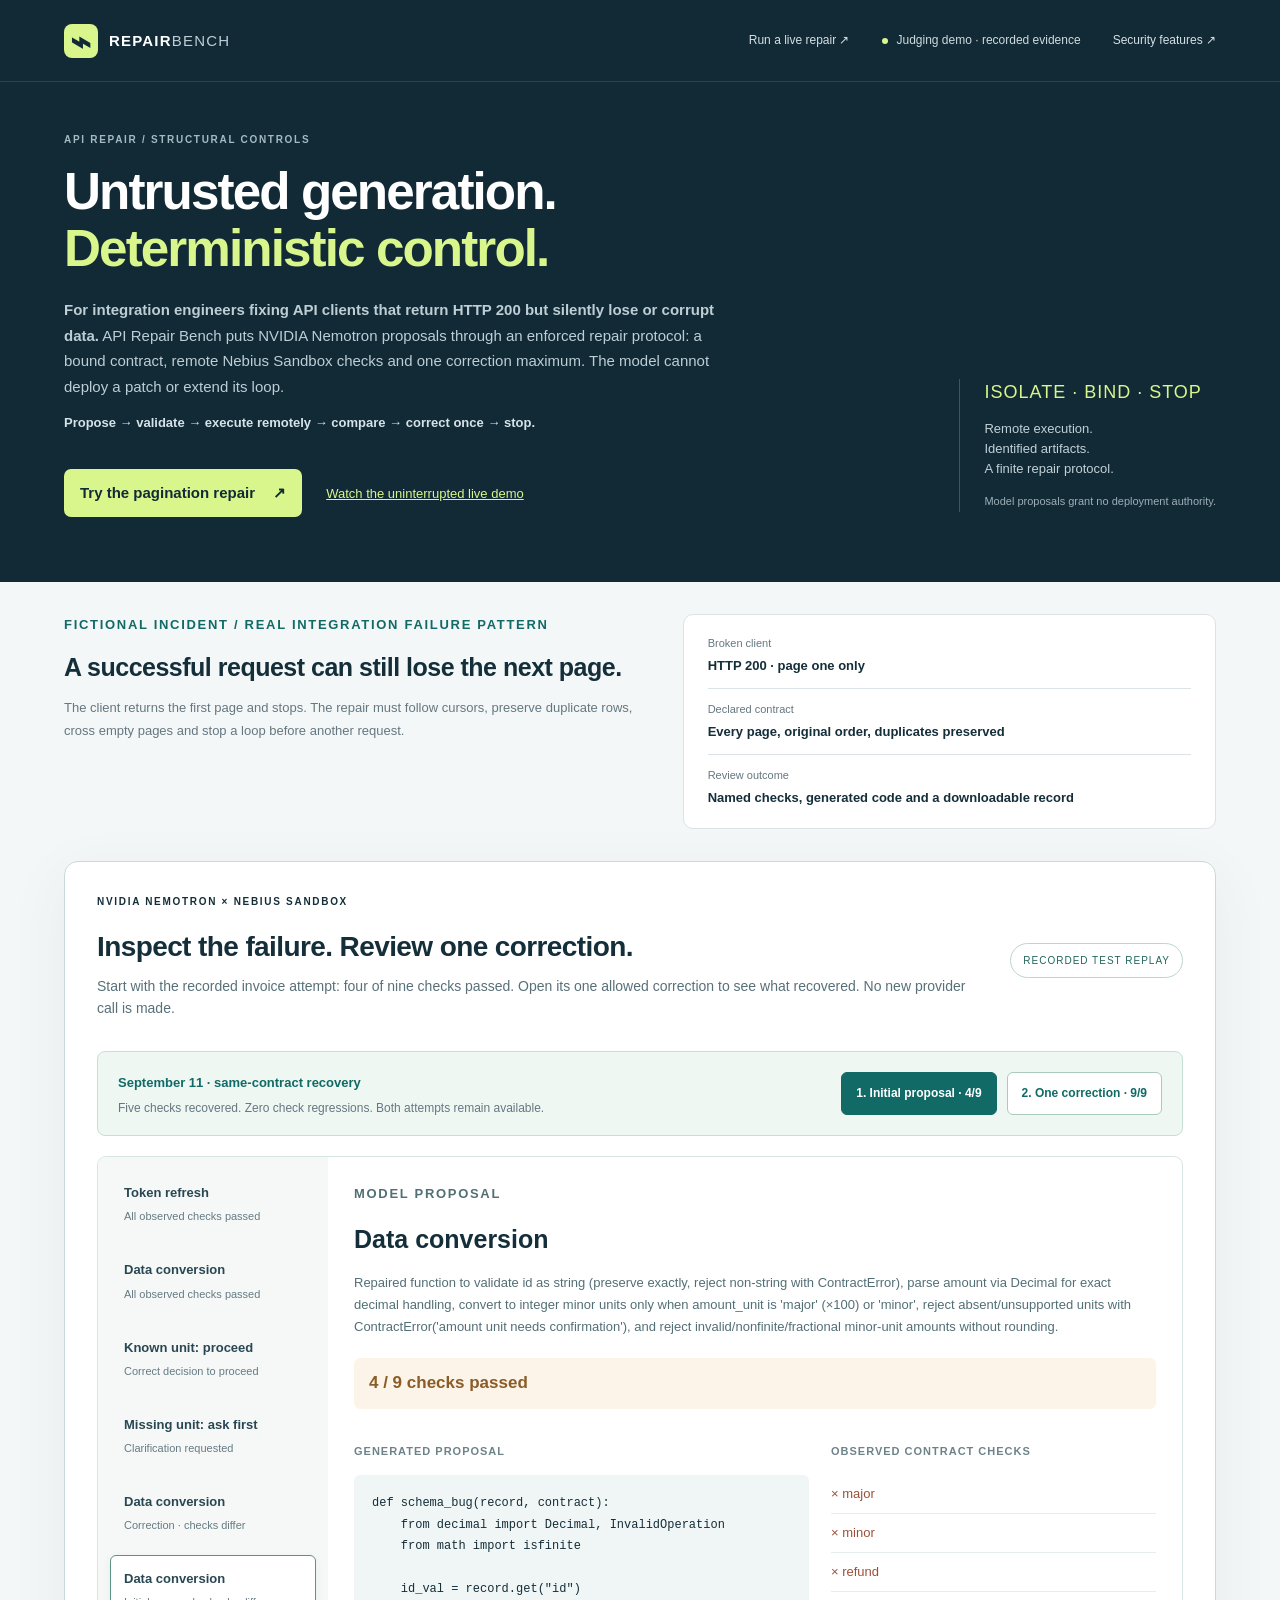
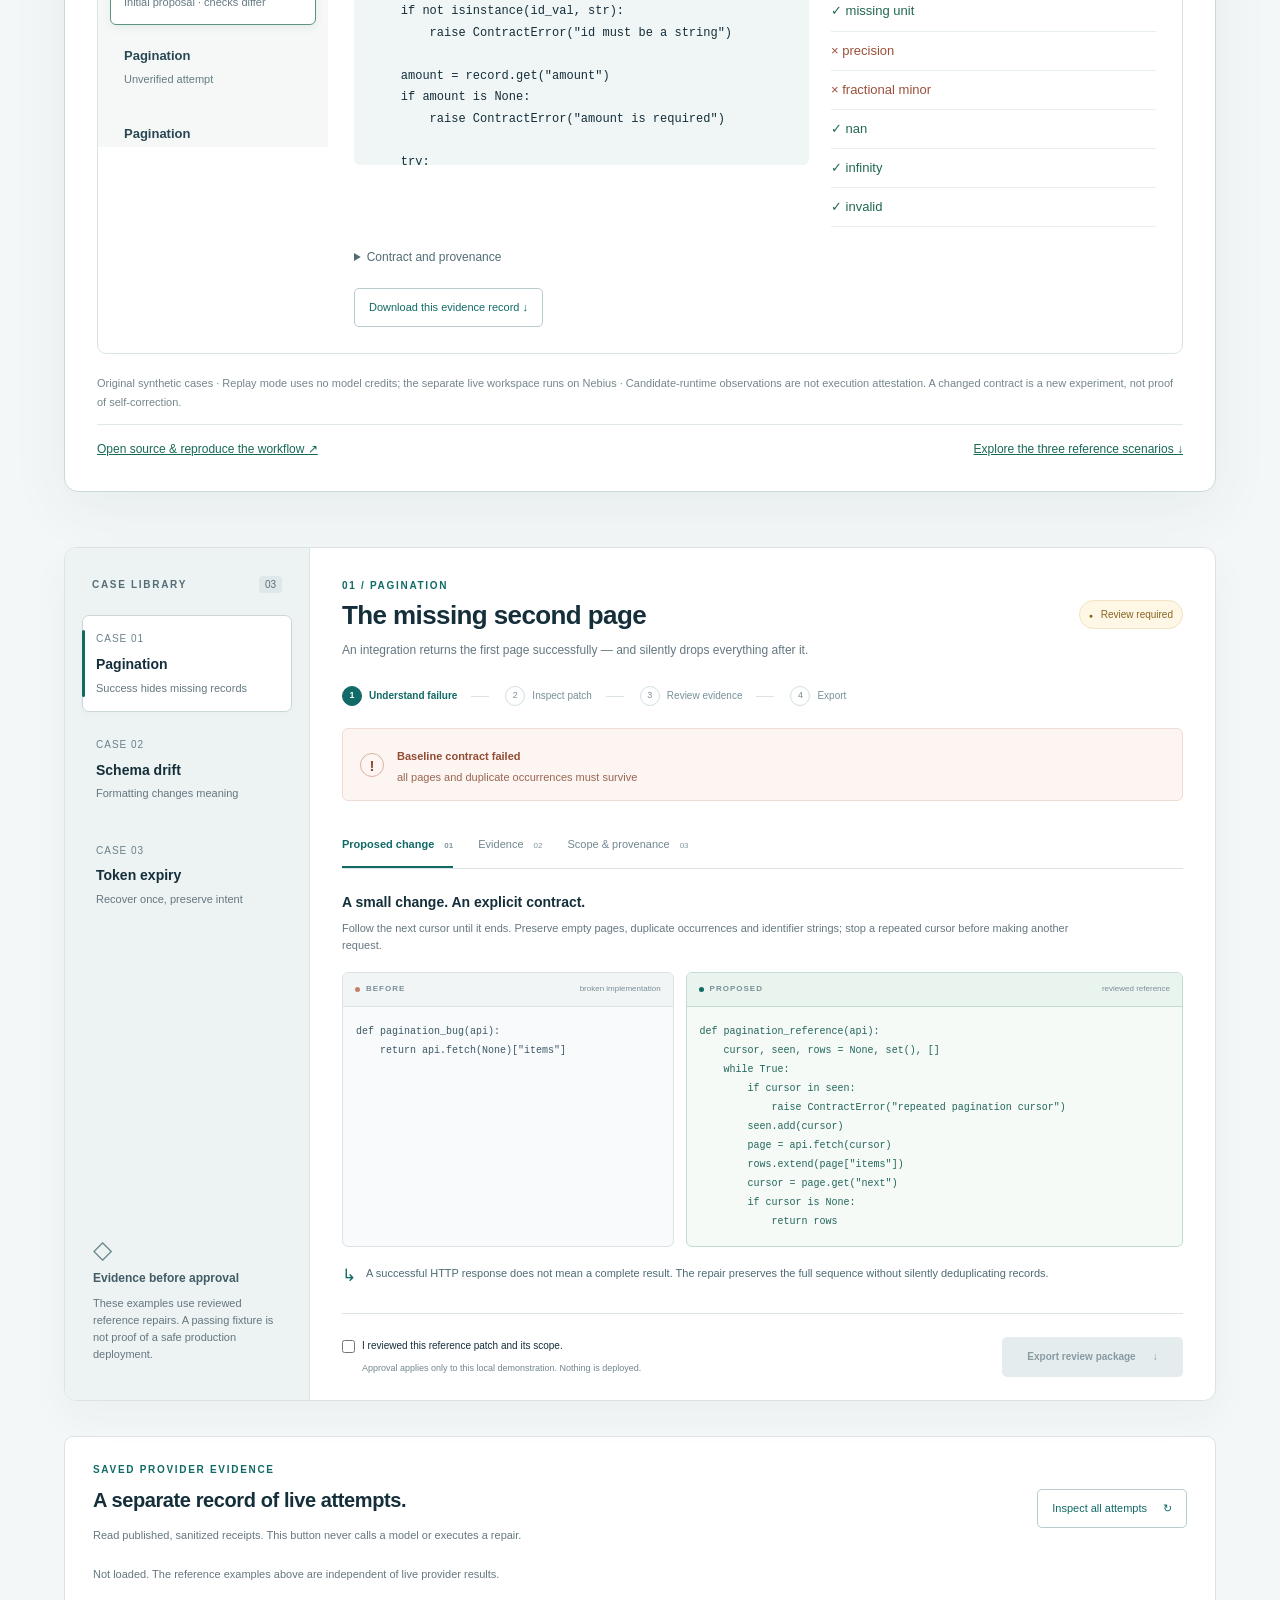
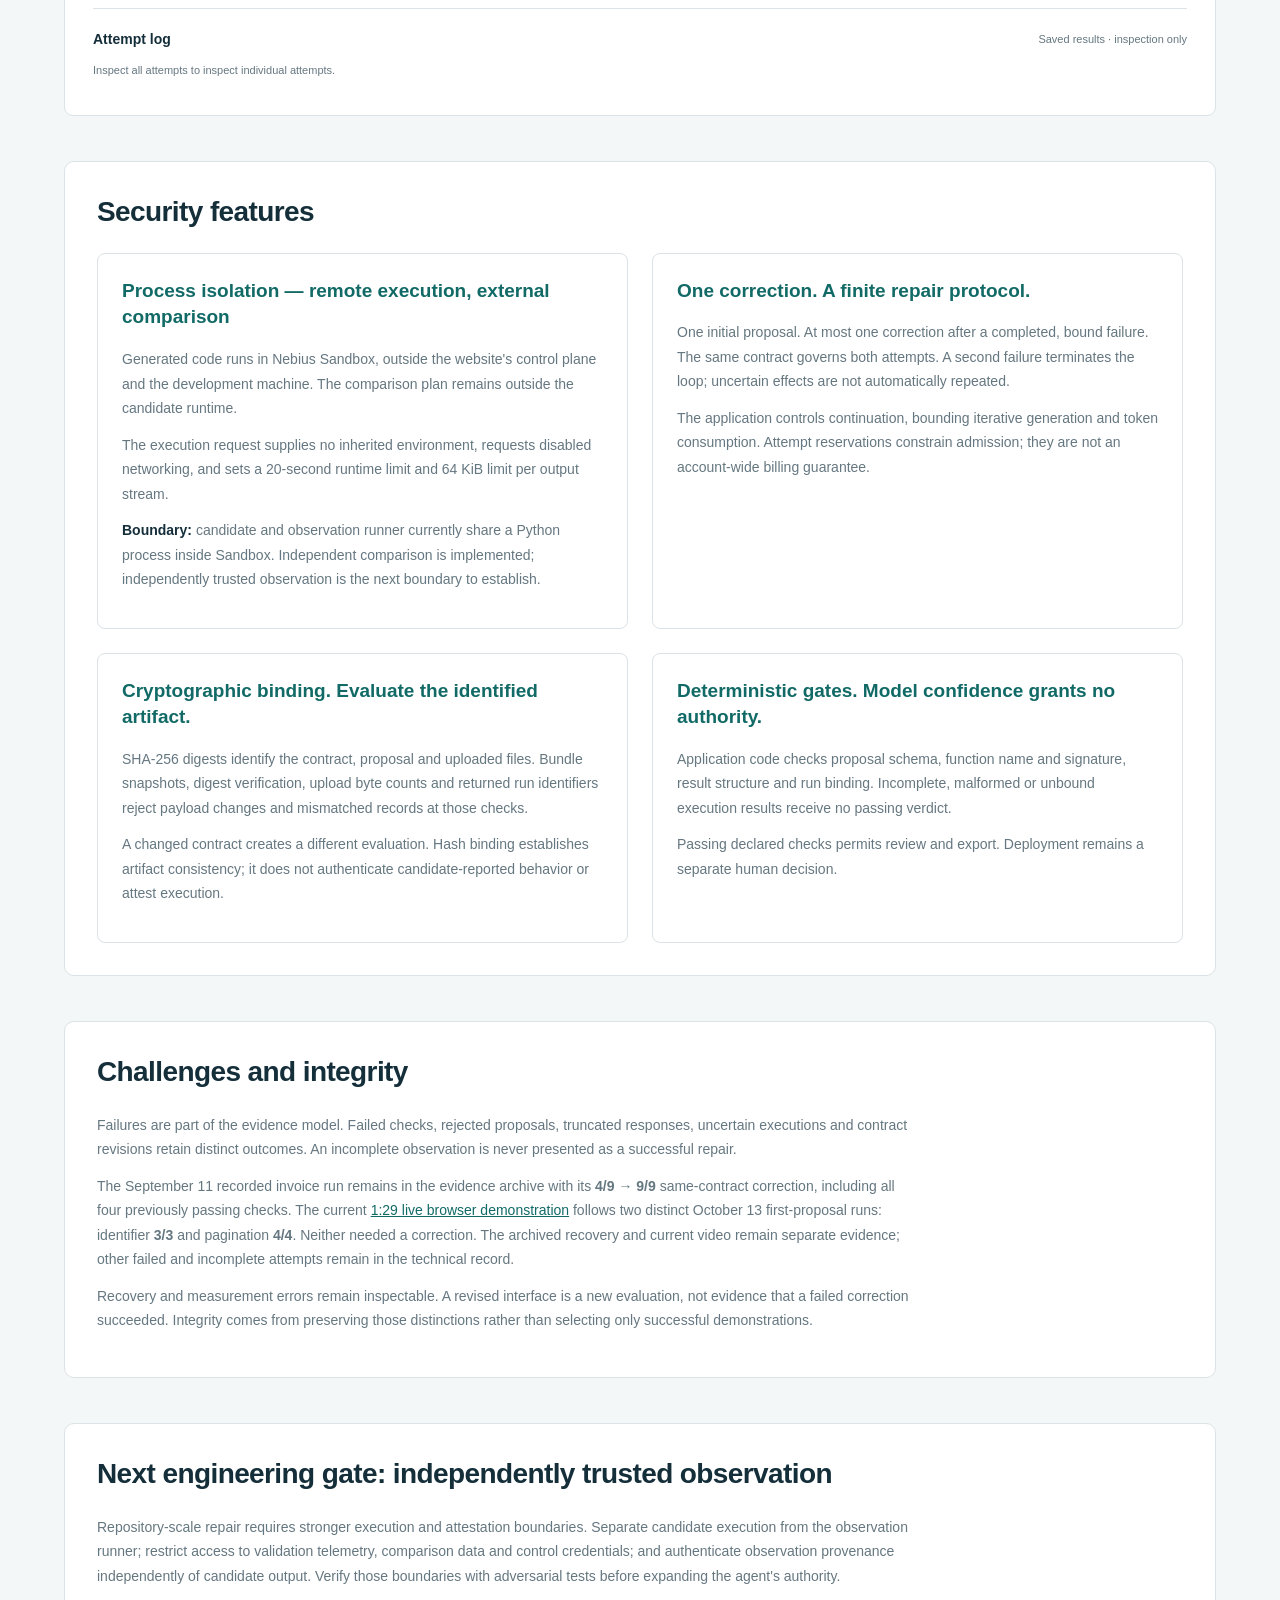
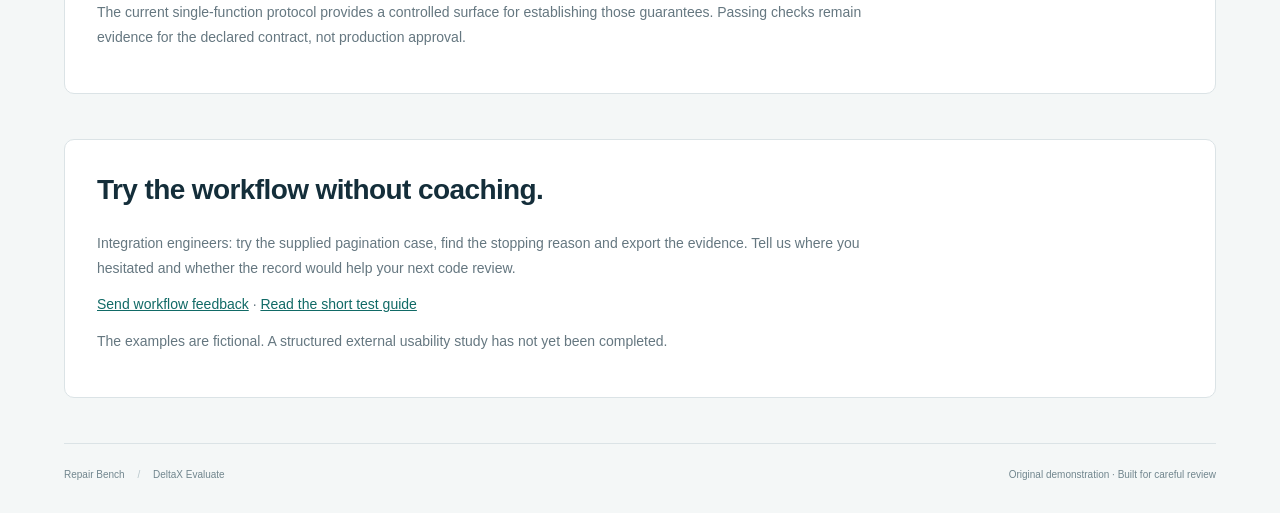
<file: demo/index.html>
<!doctype html>
<html lang="en">
<head><meta charset="utf-8"><meta name="viewport" content="width=device-width,initial-scale=1"><meta name="color-scheme" content="light"><meta name="description" content="For integration engineers repairing API clients that return HTTP 200 but lose data. NVIDIA Nemotron proposals pass through remote checks, artifact binding and one bounded correction."><link rel="icon" href="data:image/svg+xml,%3Csvg xmlns=%27http://www.w3.org/2000/svg%27 viewBox=%270 0 32 32%27%3E%3Crect width=%2732%27 height=%2732%27 rx=%278%27 fill=%27%23116059%27/%3E%3Cpath d=%27M8 17l5 5 11-13%27 stroke=%27white%27 stroke-width=%273%27 fill=%27none%27/%3E%3C/svg%3E"><title>Repair Bench · Untrusted generation. Deterministic control.</title><link rel="stylesheet" href="styles.css"></head>
<body>
<a class="skip" href="#workspace">Skip to repair workspace</a>
<header class="topbar"><a class="brand" href="./"><span class="brand-mark" aria-hidden="true">⌁</span><span>REPAIR<span class="brand-light">BENCH</span></span></a><div class="top-links"><a href="/live/" class="live-launch">Run a live repair ↗</a><span class="environment"><i></i> Judging demo · recorded evidence</span><a href="#method">Security features <span aria-hidden="true">↗</span></a></div></header>
<main>
<section class="hero" aria-labelledby="control-heading">
  <div class="hero-copy">
    <p class="eyebrow">API REPAIR / STRUCTURAL CONTROLS</p>
    <h1 id="control-heading">Untrusted generation.<br><em>Deterministic control.</em></h1>
    <p class="intro"><strong>For integration engineers fixing API clients that return HTTP 200 but silently lose or corrupt data.</strong> API Repair Bench puts NVIDIA Nemotron proposals through an enforced repair protocol: a bound contract, remote Nebius Sandbox checks and one correction maximum. The model cannot deploy a patch or extend its loop.</p>
    <p><strong>Propose → validate → execute remotely → compare → correct once → stop.</strong></p>
    <a class="hero-live-cta" href="/live/#workspace">Try the pagination repair <span aria-hidden="true">↗</span></a>
    <a href="https://www.youtube.com/watch?v=4VUhHgnZwJE">Watch the uninterrupted live demo</a>
  </div>
  <aside class="hero-note"><span class="note-number">ISOLATE · BIND · STOP</span><p>Remote execution.<br>Identified artifacts.<br>A finite repair protocol.</p><span class="quiet">Model proposals grant no deployment authority.</span></aside>
</section>
<section class="incident-strip" aria-labelledby="incident-title"><div><p class="eyebrow">FICTIONAL INCIDENT / REAL INTEGRATION FAILURE PATTERN</p><h2 id="incident-title">A successful request can still lose the next page.</h2><p>The client returns the first page and stops. The repair must follow cursors, preserve duplicate rows, cross empty pages and stop a loop before another request.</p></div><dl><div><dt>Broken client</dt><dd>HTTP 200 · page one only</dd></div><div><dt>Declared contract</dt><dd>Every page, original order, duplicates preserved</dd></div><div><dt>Review outcome</dt><dd>Named checks, generated code and a downloadable record</dd></div></dl></section>
<section id="live-review" class="live-review" aria-labelledby="live-title"><div class="live-heading"><div><p class="eyebrow">NVIDIA NEMOTRON × NEBIUS SANDBOX</p><h2 id="live-title">Inspect the failure. Review one correction.</h2><p>Start with the recorded invoice attempt: four of nine checks passed. Open its one allowed correction to see what recovered. No new provider call is made.</p></div><span class="replay-pill">RECORDED TEST REPLAY</span></div><div class="recovery-route" id="recovery-route"><div><strong>September 11 · same-contract recovery</strong><p>Five checks recovered. Zero check regressions. Both attempts remain available.</p></div><div class="recovery-actions" role="group" aria-label="Inspect the archived recovery"><button id="recovery-baseline" type="button" aria-pressed="true">1. Initial proposal · 4/9</button><button id="recovery-correction" type="button" aria-pressed="false">2. One correction · 9/9</button></div></div><div class="live-layout"><nav id="live-list" aria-label="Recorded attempts"></nav><article class="live-detail"><p id="live-label" class="eyebrow"></p><h3 id="live-name"></h3><p id="live-explanation"></p><div id="live-score" role="status"></div><div class="live-columns"><div><h4>Generated proposal</h4><pre tabindex="0"><code id="live-source"></code></pre></div><div><h4>Observed contract checks</h4><ul id="live-checks"></ul></div></div><details><summary>Contract and provenance</summary><p id="live-contract"></p><p id="live-hash" class="hash"></p></details><button id="live-export" class="secondary-button">Download this evidence record ↓</button></article></div><p class="live-footnote">Original synthetic cases · Replay mode uses no model credits; the separate live workspace runs on Nebius · Candidate-runtime observations are not execution attestation. A changed contract is a new experiment, not proof of self-correction.</p><div class="judge-links"><a href="https://github.com/DeltaX-Kairos/api-repair-bench">Open source &amp; reproduce the workflow ↗</a><a href="#workspace">Explore the three reference scenarios ↓</a></div></section>
<section class="workspace" id="workspace" aria-label="Repair review workspace">
<aside class="case-sidebar"><div class="sidebar-heading"><span class="eyebrow">CASE LIBRARY</span><span class="count">03</span></div><div id="case-list" class="case-list" role="group" aria-label="Choose a failure scenario"></div><div class="sidebar-note"><span class="small-icon" aria-hidden="true">◇</span><strong>Evidence before approval</strong><p>These examples use reviewed reference repairs. A passing fixture is not proof of a safe production deployment.</p></div></aside>
<div class="review-main">
<div class="review-header"><div><p class="eyebrow" id="case-category"></p><h2 id="case-title"></h2><p id="case-summary"></p></div><span class="status-chip"><span aria-hidden="true">●</span> Review required</span></div>
<ol class="steps" aria-label="Review process"><li class="current"><span>1</span>Understand failure</li><li><span>2</span>Inspect patch</li><li><span>3</span>Review evidence</li><li><span>4</span>Export</li></ol>
<div class="failure-callout"><span class="failure-icon" aria-hidden="true">!</span><div><strong>Baseline contract failed</strong><p id="failure-detail"></p></div></div>
<div class="review-tabs" role="tablist" aria-label="Repair details"><button role="tab" id="tab-change" aria-controls="panel-change" aria-selected="true" tabindex="0" data-tab="change">Proposed change <span>01</span></button><button role="tab" id="tab-evidence" aria-controls="panel-evidence" aria-selected="false" tabindex="-1" data-tab="evidence">Evidence <span>02</span></button><button role="tab" id="tab-context" aria-controls="panel-context" aria-selected="false" tabindex="-1" data-tab="context">Scope & provenance <span>03</span></button></div>
<section role="tabpanel" id="panel-change" aria-labelledby="tab-change"><div class="section-lead"><h3>A small change. An explicit contract.</h3><p id="repair-explanation"></p></div><div class="diff-grid"><div class="code-card before"><div class="code-heading"><span><i></i> BEFORE</span><span>broken implementation</span></div><pre tabindex="0" aria-label="Original broken source"><code id="source-code"></code></pre></div><div class="code-card after"><div class="code-heading"><span><i></i> PROPOSED</span><span>reviewed reference</span></div><pre tabindex="0" aria-label="Reviewed reference patch"><code id="patch-code"></code></pre></div></div><div class="impact-note"><span aria-hidden="true">↳</span><p id="impact"></p></div></section>
<section role="tabpanel" id="panel-evidence" aria-labelledby="tab-evidence" hidden><div class="section-lead"><h3>Inspect the evidence, not just the answer.</h3><p>Documented checks from the local reference fixture suite. These results do not represent a live model or remote sandbox run.</p></div><div id="checks" class="checks"></div><div class="evidence-note">Execution boundary: only reviewed built-in reference functions were run locally. Candidate-generated code is never executed by this interface.</div></section>
<section role="tabpanel" id="panel-context" aria-labelledby="tab-context" hidden><div class="section-lead"><h3>Know exactly what you are reviewing.</h3><p>A transparent boundary between a useful demonstration and a production claim.</p></div><dl class="provenance"><div><dt>Data origin</dt><dd>Original fictional API fixtures</dd></div><div><dt>Repair origin</dt><dd>Human-reviewed reference implementation</dd></div><div><dt>Execution evidence</dt><dd>Local built-in fixture report</dd></div><div><dt>Live model calls in this view</dt><dd>None</dd></div><div><dt>Deployment authority</dt><dd>None — export for independent review</dd></div></dl><p class="evidence-note">This desk demonstrates the workflow. Live generated repairs require separately verified provider access, isolated execution, and an evidence record bound to the exact candidate.</p></section>
<footer class="review-footer"><div><label class="approval-label"><input type="checkbox" id="approve"><span>I reviewed this reference patch and its scope.</span></label><p>Approval applies only to this local demonstration. Nothing is deployed.</p></div><button class="primary-button" id="export" disabled>Export review package <span aria-hidden="true">↓</span></button></footer><p class="sr-only" id="announcement" role="status" aria-live="polite"></p>
</div></section>
<section class="provider-evidence" aria-labelledby="provider-heading"><div class="provider-heading"><div><p class="eyebrow">SAVED PROVIDER EVIDENCE</p><h2 id="provider-heading">A separate record of live attempts.</h2><p>Read published, sanitized receipts. This button never calls a model or executes a repair.</p></div><button id="load-evidence" class="secondary-button">Inspect all attempts <span aria-hidden="true">↻</span></button></div><p id="provider-status" role="status" aria-live="polite">Not loaded. The reference examples above are independent of live provider results.</p><div id="provider-metrics" class="provider-metrics" hidden></div><p id="provider-limit" class="evidence-note" hidden></p><div class="runs-heading"><h3>Attempt log</h3><span>Saved results · inspection only</span></div><p id="runs-status" class="runs-status" role="status">Inspect all attempts to inspect individual attempts.</p><div id="provider-runs" class="provider-runs"></div></section>
<section class="architecture-section" id="method" aria-labelledby="security-heading">
  <h2 id="security-heading">Security features</h2>
  <div class="architecture-cards">
    <article>
      <h3>Process isolation — remote execution, external comparison</h3>
      <p>Generated code runs in Nebius Sandbox, outside the website's control plane and the development machine. The comparison plan remains outside the candidate runtime.</p>
      <p>The execution request supplies no inherited environment, requests disabled networking, and sets a 20-second runtime limit and 64 KiB limit per output stream.</p>
      <p><strong>Boundary:</strong> candidate and observation runner currently share a Python process inside Sandbox. Independent comparison is implemented; independently trusted observation is the next boundary to establish.</p>
    </article>
    <article>
      <h3>One correction. A finite repair protocol.</h3>
      <p>One initial proposal. At most one correction after a completed, bound failure. The same contract governs both attempts. A second failure terminates the loop; uncertain effects are not automatically repeated.</p>
      <p>The application controls continuation, bounding iterative generation and token consumption. Attempt reservations constrain admission; they are not an account-wide billing guarantee.</p>
    </article>
    <article>
      <h3>Cryptographic binding. Evaluate the identified artifact.</h3>
      <p>SHA-256 digests identify the contract, proposal and uploaded files. Bundle snapshots, digest verification, upload byte counts and returned run identifiers reject payload changes and mismatched records at those checks.</p>
      <p>A changed contract creates a different evaluation. Hash binding establishes artifact consistency; it does not authenticate candidate-reported behavior or attest execution.</p>
    </article>
    <article>
      <h3>Deterministic gates. Model confidence grants no authority.</h3>
      <p>Application code checks proposal schema, function name and signature, result structure and run binding. Incomplete, malformed or unbound execution results receive no passing verdict.</p>
      <p>Passing declared checks permits review and export. Deployment remains a separate human decision.</p>
    </article>
  </div>
</section>
<section class="architecture-prose" aria-labelledby="integrity-heading">
  <h2 id="integrity-heading">Challenges and integrity</h2>
  <p>Failures are part of the evidence model. Failed checks, rejected proposals, truncated responses, uncertain executions and contract revisions retain distinct outcomes. An incomplete observation is never presented as a successful repair.</p>
  <p>The September 11 recorded invoice run remains in the evidence archive with its <strong>4/9 → 9/9</strong> same-contract correction, including all four previously passing checks. The current <a href="https://www.youtube.com/watch?v=4VUhHgnZwJE">1:29 live browser demonstration</a> follows two distinct October 13 first-proposal runs: identifier <strong>3/3</strong> and pagination <strong>4/4</strong>. Neither needed a correction. The archived recovery and current video remain separate evidence; other failed and incomplete attempts remain in the technical record.</p>
  <p>Recovery and measurement errors remain inspectable. A revised interface is a new evaluation, not evidence that a failed correction succeeded. Integrity comes from preserving those distinctions rather than selecting only successful demonstrations.</p>
</section>

<section class="architecture-prose" aria-labelledby="attestation-heading">
  <h2 id="attestation-heading">Next engineering gate: independently trusted observation</h2>
  <p>Repository-scale repair requires stronger execution and attestation boundaries. Separate candidate execution from the observation runner; restrict access to validation telemetry, comparison data and control credentials; and authenticate observation provenance independently of candidate output. Verify those boundaries with adversarial tests before expanding the agent's authority.</p>
  <p>The current single-function protocol provides a controlled surface for establishing those guarantees. Passing checks remain evidence for the declared contract, not production approval.</p>
</section>
<section class="architecture-prose" aria-labelledby="reviewer-heading"><h2 id="reviewer-heading">Try the workflow without coaching.</h2><p>Integration engineers: try the supplied pagination case, find the stopping reason and export the evidence. Tell us where you hesitated and whether the record would help your next code review.</p><p><a href="mailto:hello@deltaxevaluate.com?subject=Repair%20Bench%20workflow%20feedback">Send workflow feedback</a> · <a href="https://github.com/DeltaX-Kairos/api-repair-bench/blob/main/docs/usability-study.md">Read the short test guide</a></p><p>The examples are fictional. A structured external usability study has not yet been completed.</p></section>
</main><footer class="site-footer"><span>Repair Bench <span class="separator">/</span> DeltaX Evaluate</span><span>Original demonstration · Built for careful review</span></footer><script src="demo-data.js"></script><script src="app.js"></script><script src="recorded-data.js"></script><script src="recorded-review.js"></script></body></html>
</file>
<file: demo/styles.css>
:root{--ink:#142e3a;--muted:#657780;--line:#dbe3e6;--teal:#116a66;--lime:#d9f68c;--paper:#f4f7f7;--navy:#112a36}*{box-sizing:border-box}html{scroll-behavior:smooth}body{margin:0;font:15px/1.55 -apple-system,BlinkMacSystemFont,"Segoe UI",sans-serif;color:var(--ink);background:var(--paper)}button,input{font:inherit}a{color:inherit}button,a,input{touch-action:manipulation}button{cursor:pointer}button:focus-visible,a:focus-visible,input:focus-visible,pre:focus-visible{outline:3px solid #268aee;outline-offset:4px}.skip{position:absolute;top:-60px;left:20px;background:white;padding:12px;z-index:4}.skip:focus{top:12px}.topbar{height:82px;background:var(--navy);color:#fff;display:flex;align-items:center;justify-content:space-between;padding:0 max(5vw,24px);border-bottom:1px solid #ffffff1c}.brand{display:flex;align-items:center;gap:11px;text-decoration:none;font-size:15px;font-weight:750;letter-spacing:1.2px}.brand-light{font-weight:400;color:#beced5}.brand-mark{display:grid;place-items:center;background:var(--lime);color:var(--navy);width:34px;height:34px;border-radius:8px;font-size:35px;line-height:1}.top-links{display:flex;align-items:center;gap:32px;font-size:12px}.top-links a{text-decoration:none;color:#d5e0e4}.environment{display:flex;align-items:center;gap:9px;color:#cfdbdf}.environment i{width:6px;height:6px;border-radius:50%;background:var(--lime)}.hero{background:var(--navy);color:white;padding:50px max(5vw,24px) 84px;display:flex;align-items:flex-end;justify-content:space-between;gap:40px}.eyebrow{font-size:10px;letter-spacing:1.7px;font-weight:750;margin:0 0 15px}.hero .eyebrow{color:#a4bac3}h1{font-size:clamp(32px,4vw,55px);line-height:1.12;letter-spacing:-1.9px;font-weight:550;margin:0 0 20px}h1 em{font-style:normal;color:var(--lime)}.intro{max-width:560px;color:#bdced5;font-size:15px;line-height:1.7;margin:0}.hero-note{border-left:1px solid #41535c;padding-left:24px;min-width:245px;margin-bottom:5px;font-size:13px;color:#c2d1d7}.hero-note p{margin:12px 0}.note-number{font-size:25px;font-weight:300;letter-spacing:2px;color:var(--lime)}.quiet{font-size:11px;color:#9cafb8}.workspace{display:grid;grid-template-columns:245px minmax(0,1fr);margin:-35px auto 0;position:relative;width:90%;max-width:1440px;background:white;border:1px solid var(--line);border-radius:12px;box-shadow:0 16px 40px #122d3b0a;overflow:hidden}.case-sidebar{background:#edf2f2;border-right:1px solid var(--line);padding:28px 17px;display:flex;flex-direction:column}.sidebar-heading{display:flex;justify-content:space-between;align-items:center;padding:0 10px;margin-bottom:22px}.sidebar-heading .eyebrow{margin:0;color:#536d77}.count{background:#dfe7e8;border-radius:4px;padding:1px 6px;font-size:10px;color:#5a707b}.case-list{display:grid;gap:9px}.case-button{display:block;position:relative;background:transparent;border:1px solid transparent;border-radius:7px;text-align:left;padding:15px 13px;width:100%;color:var(--ink)}.case-button:hover{background:#ffffff80}.case-button[aria-pressed=true]{background:white;border-color:#cbd7d9;box-shadow:0 3px 7px #16303e05}.case-button[aria-pressed=true]:before{content:"";position:absolute;left:-1px;top:14px;bottom:14px;width:3px;background:var(--teal);border-radius:3px}.case-number{font-size:10px;letter-spacing:1px;color:#68818c;display:block;margin-bottom:7px}.case-name{display:block;font-size:14px;font-weight:650;margin-bottom:4px}.case-desc{display:block;font-size:11px;color:var(--muted);line-height:1.5}.sidebar-note{margin-top:auto;padding:48px 11px 0;font-size:11px;color:var(--muted)}.sidebar-note strong{display:block;color:#415c67;font-size:12px}.sidebar-note p{margin:8px 0}.small-icon{font-size:25px;color:#66878a}.review-main{padding:30px 32px 0;min-width:0}.review-header{display:flex;justify-content:space-between;align-items:flex-start;gap:20px}.review-header .eyebrow{color:var(--teal);margin-bottom:7px}.review-header h2{font-size:26px;line-height:1.2;letter-spacing:-.6px;margin:0 0 9px;font-weight:600}.review-header p:not(.eyebrow){font-size:12px;color:var(--muted);margin:0;max-width:560px}.status-chip{white-space:nowrap;background:#fff7e5;color:#876421;font-size:10px;border:1px solid #f0e2c2;padding:6px 9px;border-radius:20px;margin-top:22px}.status-chip span{font-size:7px;margin-right:5px}.steps{list-style:none;padding:0;margin:27px 0 22px;display:flex;gap:16px;color:#78909a;font-size:10px;flex-wrap:wrap}.steps li{display:flex;align-items:center;gap:7px}.steps li:not(:last-child):after{content:"";width:18px;height:1px;background:var(--line);margin-left:7px}.steps span{display:grid;place-items:center;border:1px solid #d2dfe2;border-radius:50%;width:20px;height:20px;font-size:9px}.steps .current{color:var(--teal);font-weight:600}.steps .current span{background:var(--teal);color:white;border-color:var(--teal)}.failure-callout{display:flex;align-items:center;gap:13px;background:#fdf5f2;border:1px solid #efdcd4;border-radius:6px;padding:14px 17px;color:#934b32}.failure-icon{display:grid;place-items:center;flex:none;width:24px;height:24px;border:1px solid #dbb29f;border-radius:50%;font-weight:600}.failure-callout strong{font-size:11px;font-weight:650}.failure-callout p{font-size:11px;margin:3px 0 0;color:#9a6552}.review-tabs{display:flex;gap:25px;border-bottom:1px solid var(--line);margin-top:18px}.review-tabs button{font-size:11px;padding:17px 0 13px;border:0;border-bottom:2px solid transparent;background:none;color:#728690}.review-tabs button[aria-selected=true]{border-bottom-color:var(--teal);color:var(--teal);font-weight:650}.review-tabs button span{font-size:8px;margin-left:7px;color:#81959d}.section-lead{margin:23px 0 18px}.section-lead h3{font-size:14px;margin:0 0 6px;font-weight:600}.section-lead p{font-size:11px;color:var(--muted);margin:0;max-width:760px}.diff-grid{display:grid;grid-template-columns:minmax(0,.8fr) minmax(0,1.2fr);gap:12px}.code-card{border:1px solid var(--line);border-radius:6px;overflow:hidden;min-width:0;background:#f8fafb}.code-heading{display:flex;justify-content:space-between;gap:10px;padding:10px 12px;font-size:8px;color:#7a8e98;border-bottom:1px solid var(--line);background:#f1f5f6}.code-heading>span:first-child{font-weight:650;letter-spacing:1px;display:flex;align-items:center;gap:6px}.code-heading i{height:5px;width:5px;border-radius:50%;background:#c1836b}.after .code-heading i{background:var(--teal)}.after{border-color:#c2dcd4;background:#f5faf7}.after .code-heading{background:#eaf4ef;border-color:#c2dcd4}.code-card pre{font:10px/1.9 ui-monospace,SFMono-Regular,Consolas,monospace;margin:0;padding:15px 13px;overflow:auto;min-height:210px;tab-size:4;color:#3b5967}.after pre{color:#22655a}.impact-note{display:flex;align-items:flex-start;gap:10px;margin:16px 0 24px;color:#4d6b75;font-size:11px}.impact-note>span{color:var(--teal);font-size:17px}.impact-note p{margin:2px 0 0}.review-footer{display:flex;justify-content:space-between;align-items:center;gap:20px;padding:23px 0;border-top:1px solid var(--line)}.approval-label{display:flex;align-items:flex-start;gap:7px;font-size:10px;cursor:pointer}.approval-label input{accent-color:var(--teal);margin:2px 0;width:13px;height:13px;flex-shrink:0}.review-footer p{font-size:9px;color:#71868e;margin:7px 0 0 20px}.primary-button{border:0;border-radius:5px;padding:12px 15px;white-space:normal;background:var(--teal);color:white;font-size:10px;font-weight:600;display:flex;align-items:center;justify-content:center;gap:17px;min-width:181px}.primary-button:disabled{background:#e5ecee;color:#879ba3;cursor:not-allowed}.primary-button:not(:disabled):hover{background:#084c49}.checks{border:1px solid var(--line);border-radius:6px;overflow:hidden}.check-row{display:flex;align-items:flex-start;gap:12px;padding:14px 16px;font-size:12px}.check-row+.check-row{border-top:1px solid var(--line)}.check-symbol{color:var(--teal);font-weight:700}.check-row strong{font-weight:600}.check-row p{font-size:11px;color:var(--muted);margin:3px 0 0}.evidence-note{font-size:11px;color:var(--muted);padding:16px;background:#f1f5f6;border-radius:5px;margin:15px 0 24px}.provenance{font-size:12px;border-top:1px solid var(--line)}.provenance>div{display:grid;grid-template-columns:180px 1fr;gap:20px;border-bottom:1px solid var(--line);padding:12px 0}.provenance dt{color:var(--muted)}.provenance dd{margin:0}.method{width:90%;max-width:1440px;margin:62px auto 55px;display:grid;grid-template-columns:1fr 1.9fr;gap:50px}.method .eyebrow{color:var(--teal)}.method h2{font-size:23px;line-height:1.35;font-weight:550;letter-spacing:-.6px;margin:0}.method-cards{display:grid;grid-template-columns:repeat(3,minmax(0,1fr));gap:27px}.method article{border-top:1px solid #cddbdc;padding-top:13px}.method article>span{font-size:9px;color:var(--teal);letter-spacing:1px}.method h3{font-size:12px;margin:12px 0 6px}.method article p{font-size:11px;color:var(--muted);margin:0;line-height:1.7}.site-footer{border-top:1px solid var(--line);width:90%;max-width:1440px;margin:0 auto;padding:23px 0 30px;display:flex;justify-content:space-between;gap:15px;font-size:10px;color:#71868e}.separator{padding:0 10px;color:#b8c6cb}.sr-only{position:absolute;width:1px;height:1px;padding:0;margin:-1px;overflow:hidden;clip:rect(0,0,0,0);white-space:nowrap;border:0}[hidden]{display:none!important}@media(min-width:1600px){.hero,.topbar{padding-left:calc((100vw - 1440px)/2);padding-right:calc((100vw - 1440px)/2)}}@media(max-width:1100px){.workspace{grid-template-columns:205px minmax(0,1fr)}.review-main{padding:25px 23px 0}.hero-note{display:none}.method{grid-template-columns:1fr;gap:25px}.diff-grid{grid-template-columns:1fr}.code-card pre{min-height:90px}.code-card.after pre{min-height:210px}}@media(max-width:760px){.topbar{height:69px}.top-links>a{display:none}.environment{font-size:10px}.hero{padding-top:32px;padding-bottom:63px}.workspace{display:block;width:92%;border-radius:9px}.case-sidebar{padding:17px;border-right:0;border-bottom:1px solid var(--line)}.sidebar-heading{margin-bottom:12px;padding:0}.case-list{grid-template-columns:repeat(3,minmax(0,1fr));gap:7px}.case-button{padding:10px 9px}.case-name{font-size:11px}.case-number{font-size:8px}.case-desc,.sidebar-note{display:none}.review-main{padding:22px 17px 0}.review-header{display:block}.review-header h2{font-size:24px}.status-chip{display:inline-block;margin-top:12px}.steps{gap:10px;font-size:9px}.steps li:not(:last-child):after{display:none}.review-tabs{gap:17px}.review-tabs button{font-size:10px}.review-tabs button span{display:none}.review-footer{flex-direction:column;align-items:stretch;gap:15px}.primary-button{font-size:12px;padding:13px}.approval-label{font-size:11px}.review-footer p{font-size:10px}.method{margin-top:38px;width:90%}.method-cards{grid-template-columns:1fr;gap:23px}.method article p{font-size:12px}.site-footer{flex-direction:column;gap:6px}.provenance>div{grid-template-columns:1fr;gap:4px}}@media(prefers-reduced-motion:reduce){html{scroll-behavior:auto}}

.provider-evidence{width:90%;max-width:1440px;margin:35px auto 0;padding:25px 28px;border:1px solid var(--line);background:white;border-radius:9px}.provider-heading{display:flex;justify-content:space-between;align-items:center;gap:20px}.provider-heading .eyebrow{color:var(--teal);margin-bottom:8px}.provider-heading h2{font-size:20px;font-weight:550;letter-spacing:-.4px;margin:0}.provider-heading p:not(.eyebrow),#provider-status{font-size:11px;color:var(--muted)}.secondary-button{background:white;border:1px solid #b7cacc;border-radius:5px;padding:10px 14px;font-size:11px;color:var(--teal);display:flex;gap:16px;align-items:center;flex-shrink:0}.secondary-button:disabled{opacity:.5;cursor:wait}.provider-metrics{display:grid;grid-template-columns:repeat(4,1fr);border-top:1px solid var(--line);margin-top:20px;padding-top:20px;gap:20px}.provider-metric strong{font-size:25px;font-weight:550;display:block}.provider-metric span{font-size:10px;color:var(--muted)}@media(max-width:760px){.provider-evidence{padding:20px}.provider-heading{display:block}.secondary-button{margin-top:16px}.provider-metrics{grid-template-columns:repeat(2,1fr)}}

.runs-heading{display:flex;justify-content:space-between;align-items:center;gap:15px;margin-top:25px;padding-top:20px;border-top:1px solid var(--line)}.runs-heading h3{font-size:14px;margin:0}.runs-heading>span,.runs-status{font-size:11px;color:var(--muted)}.provider-runs{display:grid;gap:12px}.run-card{border:1px solid var(--line);border-radius:6px;padding:16px 18px;min-width:0}.run-header{display:flex;justify-content:space-between;gap:18px;align-items:flex-start}.run-header h4{margin:0;font-size:13px;text-transform:capitalize}.run-id{font:9px/1.6 ui-monospace,SFMono-Regular,monospace;color:var(--muted);overflow-wrap:anywhere;margin:4px 0}.run-badge{font-size:9px;color:#80662d;background:#fff7e7;border:1px solid #eaddbe;border-radius:4px;padding:4px 8px;flex-shrink:0;max-width:260px}.run-detail,.run-explanation,.run-no-source{font-size:11px;color:var(--muted);overflow-wrap:anywhere}.run-explanation{color:#34515d}.run-no-source{font-style:italic}.run-card summary{cursor:pointer;color:var(--teal);font-size:11px;padding:8px 0}.run-card pre{font:11px/1.7 ui-monospace,SFMono-Regular,monospace;background:#f1f5f6;border:1px solid var(--line);border-radius:4px;padding:15px;overflow:auto;max-height:400px}.run-card summary:focus-visible{outline:3px solid #268aee;outline-offset:3px}@media(max-width:760px){.run-header{display:block}.run-badge{display:inline-block;margin-top:7px}.runs-heading{align-items:flex-start}.runs-heading>span{text-align:right}}

.source-review{background:#fff7ed;border:1px solid #e9d9bf;border-radius:5px;padding:12px 15px;margin:13px 0}.source-review h5{font-size:11px;color:#80582e;margin:0 0 4px}.source-review p{font-size:10px;color:#8b7055;margin:0}.source-review ul{font-size:11px;color:#775536;padding-left:18px;margin:8px 0 0}.source-review li+li{margin-top:5px}
.live-review{width:90%;max-width:1440px;margin:-20px auto 55px;padding:32px;background:#fff;border:1px solid #cadada;border-radius:14px;position:relative;box-shadow:0 16px 60px #143d4410}.live-heading{display:flex;justify-content:space-between;gap:24px;align-items:center;margin-bottom:24px}.live-heading h2{font-size:28px;letter-spacing:-.6px;margin:5px 0}.live-heading p:not(.eyebrow){font-size:14px;color:#587079;margin:8px 0}.replay-pill{font-size:10px;letter-spacing:1px;border:1px solid #bdd6cb;border-radius:30px;padding:9px 12px;color:#22675b;white-space:nowrap}.live-layout{display:grid;grid-template-columns:230px minmax(0,1fr);border:1px solid #d9e4e4;border-radius:9px;overflow:hidden}#live-list{background:#f5f8f7;padding:12px;max-height:590px;overflow:auto}#live-list button{width:100%;display:block;text-align:left;border:1px solid transparent;border-radius:6px;padding:13px;background:transparent;color:#294753;margin-bottom:7px}#live-list button[aria-pressed=true]{background:white;border-color:#5b9385;box-shadow:0 3px 9px #173d4410}#live-list strong{display:block;font-size:13px}#live-list span{display:block;font-size:11px;color:#657b83;margin-top:5px}.live-detail{padding:26px;min-width:0}.live-detail h3{font-size:25px;margin:6px 0}.live-detail>p{font-size:13px;color:#526f76;line-height:1.7}.score{font-size:17px;font-weight:600;padding:12px 15px;border-radius:6px;background:#eaf6ef;margin:20px 0}.score.caution{color:#8a5c27;background:#fcf4e8}.live-columns{display:grid;grid-template-columns:minmax(0,1.4fr) minmax(0,1fr);gap:22px}.live-columns h4{font-size:11px;text-transform:uppercase;letter-spacing:1px;color:#6e8389}.live-columns pre{background:#f0f5f5;font:12px/1.8 ui-monospace,monospace;padding:18px;border-radius:6px;overflow:auto;max-height:290px;margin:0}.live-columns ul{list-style:none;padding:0;margin:0}.live-columns li{font-size:13px;padding:9px 0;border-bottom:1px solid #e7eeee}.pass{color:#21684f}.fail{color:#9b4f38}.live-detail details{font-size:12px;margin:20px 0;color:#536c74;line-height:1.7}.live-detail summary{cursor:pointer}.hash{overflow-wrap:anywhere;font:10px/1.8 ui-monospace,monospace}.live-footnote{font-size:11px;color:#74868b;line-height:1.8;margin-top:20px}.judge-links{display:flex;justify-content:space-between;gap:18px;font-size:12px;color:#176957;padding-top:15px;border-top:1px solid #e0e9e7}.workspace{margin-top:0}.hero{padding-bottom:65px}button:focus-visible,a:focus-visible,summary:focus-visible{outline:3px solid #337dca;outline-offset:3px}@media(max-width:1000px){.live-columns{grid-template-columns:1fr}.live-heading{display:block}.replay-pill{display:inline-block;margin-top:12px}.live-layout{grid-template-columns:190px minmax(0,1fr)}}@media(max-width:650px){.live-review{padding:20px;width:92%;margin-bottom:35px}.live-heading h2{font-size:24px}.live-layout{display:block}#live-list{display:flex;gap:7px;max-height:none;overflow:auto}#live-list button{min-width:165px;margin:0}.live-detail{padding:18px}.judge-links{flex-direction:column}.live-detail h3{font-size:23px}.top-links{max-width:52%}.environment{white-space:normal;font-size:9px}.hero h1{font-size:36px}}
 .hero-live-cta{display:inline-flex;gap:18px;align-items:center;margin-top:22px;padding:12px 16px;border-radius:7px;background:#d9f68c;color:#112a36;text-decoration:none;font-weight:750}.hero-live-cta:hover{transform:translateY(-1px);box-shadow:0 7px 18px #061e2525}

/* Approved structural-control copy: readable cards without changing workspace controls. */
.architecture-section,.architecture-prose{width:90%;max-width:1440px;margin:45px auto;padding:32px;background:white;border:1px solid var(--line);border-radius:10px}
.architecture-section>h2,.architecture-prose>h2{font-size:28px;line-height:1.25;letter-spacing:-.6px;margin:0 0 24px}
.architecture-cards{display:grid;grid-template-columns:repeat(2,minmax(0,1fr));gap:24px}
.architecture-cards article{border:1px solid var(--line);border-radius:8px;padding:24px;min-width:0}
.architecture-cards h3{font-size:19px;line-height:1.4;margin:0 0 16px;color:var(--teal)}
.architecture-cards p,.architecture-prose p{font-size:14px;line-height:1.75;color:var(--muted);margin:12px 0}
.architecture-cards strong{color:var(--ink)}.architecture-prose p{max-width:105ch}
.hero-note .note-number{font-size:18px;letter-spacing:1px}.hero-copy{min-width:0;max-width:780px}.hero-copy .intro{max-width:680px}.hero-copy>p:not(.intro):not(.eyebrow){font-size:13px;line-height:1.7;color:#d6e3e8}.hero-copy>a:not(.hero-live-cta){display:inline-block;margin:16px 0 0 20px;font-size:13px;color:var(--lime)}
.intro-copy>p:not(.eyebrow){color:#bdced5;line-height:1.7}.intro-copy .intro-cta{margin-right:20px}.intro-copy .replay{margin-top:14px}
@media(max-width:700px){.architecture-cards{grid-template-columns:1fr}.architecture-section,.architecture-prose{padding:22px}.architecture-cards article{padding:20px}.architecture-section>h2,.architecture-prose>h2{font-size:24px}.hero-copy>a:not(.hero-live-cta){display:block;margin-left:0}.hero-note .note-number{font-size:15px}}

/* Audience, concrete incident and a two-click archived recovery. */
.incident-strip{width:90%;max-width:1440px;margin:32px auto;display:grid;grid-template-columns:1.1fr 1fr;gap:32px;align-items:start}.incident-strip .eyebrow{color:var(--teal)}.incident-strip h2{font-size:25px;line-height:1.3;letter-spacing:-.5px;margin:6px 0 12px}.incident-strip p{color:var(--muted);font-size:13px;line-height:1.75}.incident-strip dl{margin:0;padding:20px 24px;background:white;border:1px solid var(--line);border-radius:10px}.incident-strip dl>div+div{border-top:1px solid var(--line);margin-top:12px;padding-top:12px}.incident-strip dt{font-size:11px;color:var(--muted)}.incident-strip dd{margin:4px 0 0;font-size:13px;font-weight:600}.incident-strip+.live-review{margin-top:0}.recovery-route{display:flex;align-items:center;justify-content:space-between;gap:20px;padding:18px 20px;margin-bottom:20px;background:#eff7f3;border:1px solid #c6ded3;border-radius:8px}.recovery-route strong{font-size:13px;color:var(--teal)}.recovery-route p{font-size:12px;color:var(--muted);margin:5px 0 0}.recovery-actions{display:flex;gap:10px;flex-wrap:wrap}.recovery-actions button{padding:11px 14px;border:1px solid #aacbbc;border-radius:6px;background:white;color:var(--teal);font-size:12px;font-weight:600}.recovery-actions button[aria-pressed=true]{background:var(--teal);color:white;border-color:var(--teal)}.architecture-prose a{color:var(--teal)}@media(max-width:760px){.incident-strip{grid-template-columns:1fr;gap:12px}.recovery-route{display:block}.recovery-actions{margin-top:15px}.recovery-actions button{flex:1;min-width:150px}.incident-strip h2{font-size:23px}}
</file>
